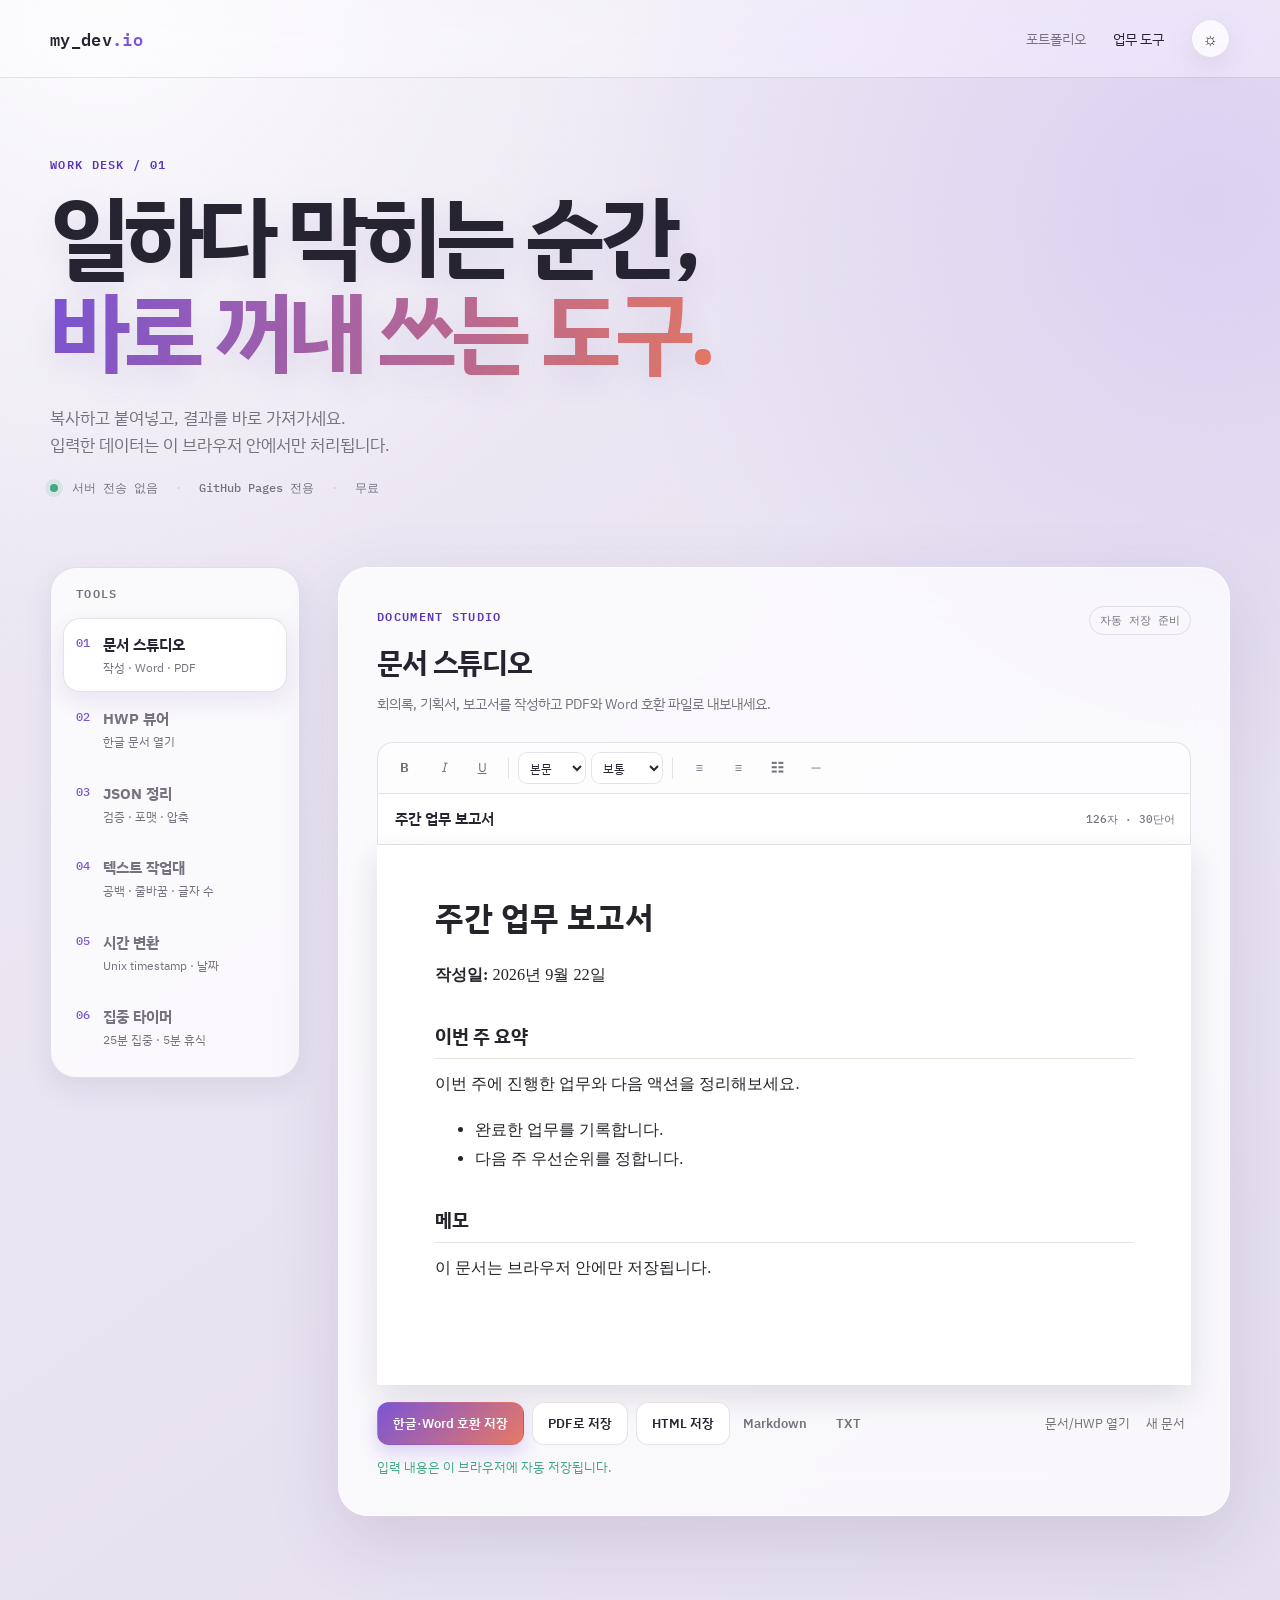
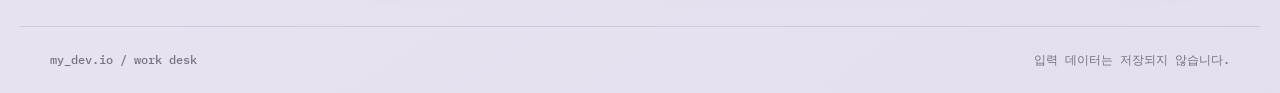
<file: tools.html>
<!DOCTYPE html>
<html lang="ko">
<head>
<meta charset="UTF-8">
<meta name="viewport" content="width=device-width, initial-scale=1.0">
<title>문서 스튜디오 | my_dev.io</title>
<meta name="description" content="직장인을 위한 빠르고 개인정보를 저장하지 않는 브라우저 업무 도구 모음">
<link rel="preconnect" href="https://fonts.googleapis.com">
<link rel="preconnect" href="https://fonts.gstatic.com" crossorigin>
<link href="https://fonts.googleapis.com/css2?family=IBM+Plex+Sans+KR:wght@400;500;600;700&family=IBM+Plex+Mono:wght@400;500;600&display=swap" rel="stylesheet">
<link rel="stylesheet" href="assets/tools.css">
<script type="importmap">{"imports":{"fs":"data:text/javascript,export default {}"}}</script>
</head>
<body>
<header class="tools-header">
  <div class="header-inner">
    <a class="brand" href="index.html">my_dev<span>.io</span></a>
    <nav aria-label="주요 메뉴">
      <a href="index.html">포트폴리오</a>
      <a class="nav-current" href="tools.html" aria-current="page">업무 도구</a>
      <button class="theme-button" id="theme-toggle" type="button" aria-label="테마 전환">☼</button>
    </nav>
  </div>
</header>

<main class="tools-main">
  <section class="tools-hero">
    <p class="kicker">WORK DESK / 01</p>
    <h1>일하다 막히는 순간,<br><em>바로 꺼내 쓰는 도구.</em></h1>
    <p class="hero-copy">복사하고 붙여넣고, 결과를 바로 가져가세요.<br>입력한 데이터는 이 브라우저 안에서만 처리됩니다.</p>
    <div class="trust-row"><span class="status-dot"></span> 서버 전송 없음 <span class="divider">·</span> GitHub Pages 전용 <span class="divider">·</span> 무료</div>
  </section>

  <section class="tool-layout" aria-label="업무 도구">
    <aside class="tool-nav" aria-label="도구 선택">
      <p class="nav-label">TOOLS</p>
      <button class="tool-tab is-active" data-tool="document" type="button"><span class="tool-index">01</span><span><strong>문서 스튜디오</strong><small>작성 · Word · PDF</small></span></button>
      <button class="tool-tab" data-tool="hwp" type="button"><span class="tool-index">02</span><span><strong>HWP 뷰어</strong><small>한글 문서 열기</small></span></button>
      <button class="tool-tab" data-tool="json" type="button"><span class="tool-index">03</span><span><strong>JSON 정리</strong><small>검증 · 포맷 · 압축</small></span></button>
      <button class="tool-tab" data-tool="text" type="button"><span class="tool-index">04</span><span><strong>텍스트 작업대</strong><small>공백 · 줄바꿈 · 글자 수</small></span></button>
      <button class="tool-tab" data-tool="timestamp" type="button"><span class="tool-index">05</span><span><strong>시간 변환</strong><small>Unix timestamp · 날짜</small></span></button>
      <button class="tool-tab" data-tool="focus" type="button"><span class="tool-index">06</span><span><strong>집중 타이머</strong><small>25분 집중 · 5분 휴식</small></span></button>
    </aside>

    <div class="tool-panels">
      <section class="tool-panel is-active" id="tool-document" data-panel="document">
        <div class="panel-heading"><div><p class="panel-kicker">DOCUMENT STUDIO</p><h2>문서 스튜디오</h2><p>회의록, 기획서, 보고서를 작성하고 PDF와 Word 호환 파일로 내보내세요.</p></div><span class="shortcut" id="save-state">자동 저장 준비</span></div>
        <div class="document-toolbar" role="toolbar" aria-label="문서 서식 도구">
          <button class="format-button" data-command="bold" type="button" title="굵게"><strong>B</strong></button><button class="format-button" data-command="italic" type="button" title="기울임"><em>I</em></button><button class="format-button" data-command="underline" type="button" title="밑줄"><u>U</u></button>
          <span class="toolbar-separator"></span><select id="block-format" aria-label="문단 스타일"><option value="p">본문</option><option value="h1">제목 1</option><option value="h2">제목 2</option><option value="h3">제목 3</option><option value="blockquote">인용</option></select><select id="font-size" aria-label="글자 크기"><option value="3">보통</option><option value="4">큼</option><option value="5">더 크게</option></select>
          <span class="toolbar-separator"></span><button class="format-button" data-command="justifyLeft" type="button" title="왼쪽 정렬">≡</button><button class="format-button" data-command="justifyCenter" type="button" title="가운데 정렬">≡</button><button class="format-button" data-command="insertUnorderedList" type="button" title="목록">☷</button><button class="format-button" data-command="insertHorizontalRule" type="button" title="구분선">―</button>
        </div>
        <div class="document-meta"><input id="document-title" value="주간 업무 보고서" aria-label="문서 제목"><span id="document-stats">0자 · 0단어</span></div>
        <article class="document-paper" id="document-editor" contenteditable="true" spellcheck="true"><h1>주간 업무 보고서</h1><p><strong>작성일:</strong> 2026년 9월 22일</p><h2>이번 주 요약</h2><p>이번 주에 진행한 업무와 다음 액션을 정리해보세요.</p><ul><li>완료한 업무를 기록합니다.</li><li>다음 주 우선순위를 정합니다.</li></ul><h2>메모</h2><p>이 문서는 브라우저 안에만 저장됩니다.</p></article>
        <div class="document-actions"><div class="action-row"><button class="primary-button" id="download-doc" type="button">한글·Word 호환 저장</button><button class="secondary-button" id="print-pdf" type="button">PDF로 저장</button><button class="secondary-button" id="download-html" type="button">HTML 저장</button><button class="text-button" id="download-md" type="button">Markdown</button><button class="text-button" id="download-txt" type="button">TXT</button></div><div class="document-tools"><button class="mini-button" id="load-document" type="button">문서/HWP 열기</button><button class="mini-button" id="clear-document" type="button">새 문서</button><input id="file-input" type="file" accept=".hwp,.html,.htm,.txt,.md,.markdown" hidden></div></div>
        <p class="tool-message" id="document-message" role="status">입력 내용은 이 브라우저에 자동 저장됩니다.</p>
      </section>

      <section class="tool-panel" id="tool-hwp" data-panel="hwp">
        <div class="panel-heading"><div><p class="panel-kicker">HWP VIEWER</p><h2>HWP 뷰어</h2><p>한글 문서를 서버에 업로드하지 않고 이 브라우저에서 읽기 전용으로 확인합니다.</p></div><span class="shortcut">HWP 5.0 / 5.1</span></div>
        <div class="hwp-dropzone"><div class="hwp-drop-icon">한</div><strong>HWP 파일을 선택하세요</strong><p>파일은 외부로 전송되지 않습니다. 현재 HWP 5.0/5.1 문서를 지원합니다.</p><button class="primary-button" id="hwp-load" type="button">HWP 파일 선택</button></div>
        <div class="hwp-viewer-shell" id="hwp-viewer-shell" hidden><div class="hwp-viewer-heading"><strong id="hwp-file-name">HWP 미리보기</strong><button class="mini-button" id="close-hwp" type="button">파일 닫기</button></div><div id="hwp-viewer" class="hwp-viewer"></div></div>
        <p class="tool-message" id="hwp-message" role="status">HWP 파일을 선택하면 미리보기가 이곳에 표시됩니다.</p>
      </section>

      <section class="tool-panel" id="tool-json" data-panel="json">
        <div class="panel-heading"><div><p class="panel-kicker">JSON WORKBENCH</p><h2>JSON 정리</h2><p>API 응답이나 설정 파일을 읽기 좋게 정리하고, 문법 오류를 빠르게 찾습니다.</p></div><span class="shortcut">Ctrl + Enter</span></div>
        <textarea id="json-input" class="code-input" spellcheck="false" placeholder='{"name":"my_dev.io","ready":true}'>{"name":"my_dev.io","tools":["json","text","time"],"ready":true}</textarea>
        <div class="action-row"><button class="primary-button" id="json-format" type="button">읽기 좋게 정리</button><button class="secondary-button" id="json-minify" type="button">한 줄로 압축</button><button class="text-button" id="json-copy" type="button">결과 복사</button></div>
        <p class="tool-message" id="json-message" role="status"></p>
        <pre class="code-output" id="json-output" aria-live="polite"></pre>
      </section>

      <section class="tool-panel" id="tool-text" data-panel="text">
        <div class="panel-heading"><div><p class="panel-kicker">TEXT WORKBENCH</p><h2>텍스트 작업대</h2><p>회의록, 메일, 로그에서 불필요한 공백과 빈 줄을 정리합니다.</p></div><span class="shortcut">로컬 처리</span></div>
          <textarea id="text-input" class="text-input" placeholder="텍스트를 붙여넣으세요.">안녕하세요.    회의 일정 공유드립니다.

        - 일정 확인 부탁드립니다.  </textarea>
        <div class="text-stats"><span><strong id="char-count">0</strong> 글자</span><span><strong id="word-count">0</strong> 단어</span><span><strong id="line-count">0</strong> 줄</span></div>
        <div class="action-row"><button class="primary-button" id="text-clean" type="button">공백 정리</button><button class="secondary-button" id="text-lines" type="button">빈 줄 제거</button><button class="text-button" id="text-copy" type="button">결과 복사</button></div>
        <p class="tool-message" id="text-message" role="status"></p>
      </section>

      <section class="tool-panel" id="tool-timestamp" data-panel="timestamp">
        <div class="panel-heading"><div><p class="panel-kicker">TIME CONVERTER</p><h2>시간 변환</h2><p>로그의 Unix timestamp를 날짜로, 회의 시간을 Unix timestamp로 바꿉니다.</p></div><span class="shortcut">KST 기준</span></div>
        <div class="converter-grid"><div class="field-group"><label for="timestamp-input">Unix timestamp</label><input id="timestamp-input" inputmode="numeric" placeholder="예: 1780051200"><button class="secondary-button full-button" id="timestamp-to-date" type="button">날짜로 변환</button></div><div class="field-group"><label for="date-input">날짜와 시간</label><input id="date-input" type="datetime-local"><button class="primary-button full-button" id="date-to-timestamp" type="button">timestamp로 변환</button></div></div>
        <div class="conversion-result" id="timestamp-result" role="status">변환 결과가 여기에 표시됩니다.</div>
      </section>

      <section class="tool-panel" id="tool-focus" data-panel="focus">
        <div class="panel-heading"><div><p class="panel-kicker">FOCUS MODE</p><h2>집중 타이머</h2><p>지금 할 일 하나만 정하고, 짧게 몰입하세요.</p></div><span class="shortcut">Pomodoro</span></div>
        <div class="timer-wrap"><p class="timer-label" id="timer-label">집중할 시간</p><div class="timer-display" id="timer-display">25:00</div><div class="timer-progress"><span id="timer-progress"></span></div><div class="timer-actions"><button class="primary-button" id="timer-start" type="button">시작</button><button class="secondary-button" id="timer-reset" type="button">초기화</button></div><div class="timer-presets"><button class="preset is-active" data-minutes="25" type="button">25분 집중</button><button class="preset" data-minutes="5" type="button">5분 휴식</button><button class="preset" data-minutes="15" type="button">15분 휴식</button></div></div>
      </section>
    </div>
  </section>
</main>
<footer class="tools-footer"><span>my_dev.io / work desk</span><span>입력 데이터는 저장되지 않습니다.</span></footer>
<script src="assets/tools.js"></script>
</body>
</html>
</file>
<file: assets/tools.css>
:root{--bg:#eeeaf4;--bg-deep:#e4deee;--surface:rgba(255,255,255,.75);--surface-solid:#fff;--ink:#272431;--muted:#777180;--line:rgba(72,60,92,.14);--accent:#7b55d6;--accent-strong:#5d36b6;--coral:#e87963;--green:#42a884;--shadow:0 24px 70px rgba(81,63,116,.15);--shadow-soft:0 10px 28px rgba(81,63,116,.1);--radius:24px}
:root[data-theme=dark]{--bg:#171422;--bg-deep:#221b31;--surface:rgba(36,29,49,.82);--surface-solid:#29213b;--ink:#f9f5ff;--muted:#b2a8bd;--line:rgba(235,222,255,.14);--accent:#aa8af1;--accent-strong:#c2a9ff;--coral:#f48d7a;--green:#70d6ad;--shadow:0 24px 70px rgba(0,0,0,.3);--shadow-soft:0 10px 28px rgba(0,0,0,.22)}
*{box-sizing:border-box}html{scroll-behavior:smooth}body{margin:0;color:var(--ink);font-family:'IBM Plex Sans KR',sans-serif;line-height:1.6;background:radial-gradient(circle at 8% 0%,rgba(255,255,255,.8),transparent 30%),radial-gradient(circle at 94% 12%,rgba(176,144,240,.24),transparent 31%),linear-gradient(145deg,var(--bg),var(--bg-deep));min-height:100vh}body:before{content:"";position:fixed;inset:0;pointer-events:none;opacity:.22;background-image:radial-gradient(rgba(70,52,102,.16) .6px,transparent .6px);background-size:15px 15px}button,input,textarea,select{font:inherit}button{cursor:pointer}a{color:inherit;text-decoration:none}.tools-header{height:78px;border-bottom:1px solid var(--line);background:rgba(255,255,255,.34);backdrop-filter:blur(24px) saturate(130%);position:sticky;top:0;z-index:5}.header-inner{height:100%;max-width:1240px;margin:auto;padding:0 30px;display:flex;align-items:center;justify-content:space-between}.brand{font:600 1.05rem 'IBM Plex Mono',monospace;letter-spacing:.02em}.brand span{color:var(--accent)}nav{display:flex;align-items:center;gap:27px;color:var(--muted);font-size:.9rem}nav a:hover,nav .nav-current{color:var(--ink)}.theme-button{width:39px;height:39px;border:1px solid var(--line);border-radius:50%;background:var(--surface);box-shadow:var(--shadow-soft);color:var(--ink);font-size:1.08rem}.tools-main{max-width:1240px;margin:auto;padding:76px 30px 110px}.tools-hero{max-width:820px;padding-bottom:70px}.kicker,.panel-kicker,.nav-label{margin:0 0 13px;color:var(--accent-strong);font:600 .74rem 'IBM Plex Mono',monospace;letter-spacing:.11em}.tools-hero h1{margin:0;font-size:clamp(2.8rem,7vw,6.3rem);line-height:1.07;letter-spacing:-.065em;font-weight:700;text-shadow:0 12px 30px rgba(98,68,158,.12)}.tools-hero h1 em{font-style:normal;background:linear-gradient(110deg,var(--accent),var(--coral));-webkit-background-clip:text;background-clip:text;color:transparent}.hero-copy{margin:25px 0 21px;color:var(--muted);font-size:1.08rem}.trust-row{color:var(--muted);font:500 .76rem 'IBM Plex Mono',monospace}.status-dot{display:inline-block;width:8px;height:8px;background:var(--green);border-radius:50%;margin-right:7px;box-shadow:0 0 0 5px rgba(66,168,132,.12)}.divider{padding:0 10px;color:var(--line)}.tool-layout{display:grid;grid-template-columns:250px minmax(0,1fr);gap:38px;align-items:start}.tool-nav{position:sticky;top:105px;padding:13px}.tool-nav:before{content:"";position:absolute;inset:0;background:var(--surface);border:1px solid var(--line);border-radius:26px;box-shadow:var(--shadow-soft);z-index:-1}.nav-label{color:var(--muted);padding:3px 13px;margin-bottom:12px}.tool-tab{width:100%;border:1px solid transparent;border-radius:17px;padding:14px 12px;background:transparent;color:var(--muted);display:flex;gap:13px;text-align:left;transition:transform .2s ease,background .2s ease,box-shadow .2s ease,color .2s ease}.tool-tab:hover{color:var(--ink);transform:translateX(3px)}.tool-tab.is-active{background:var(--surface-solid);color:var(--ink);box-shadow:0 9px 24px rgba(91,57,153,.11);border-color:var(--line)}.tool-index{font:500 .72rem 'IBM Plex Mono',monospace;color:var(--accent);padding-top:2px}.tool-tab strong,.tool-tab small{display:block}.tool-tab strong{font-size:.93rem}.tool-tab small{font-size:.73rem;color:var(--muted);margin-top:2px}.tool-panels{min-width:0}.tool-panel{display:none;background:var(--surface);border:1px solid rgba(255,255,255,.7);border-radius:30px;box-shadow:var(--shadow);padding:38px;backdrop-filter:blur(20px);animation:show .35s ease}.tool-panel.is-active{display:block}@keyframes show{from{opacity:0;transform:translateY(9px) scale(.99)}to{opacity:1;transform:none}}.panel-heading{display:flex;justify-content:space-between;gap:22px;margin-bottom:27px}.panel-heading h2{margin:0 0 7px;font-size:1.8rem;letter-spacing:-.04em}.panel-heading p:not(.panel-kicker){margin:0;color:var(--muted);font-size:.9rem}.shortcut{align-self:flex-start;white-space:nowrap;color:var(--muted);font:500 .69rem 'IBM Plex Mono',monospace;border:1px solid var(--line);border-radius:99px;padding:6px 10px}.document-toolbar{display:flex;align-items:center;gap:5px;flex-wrap:wrap;padding:9px;border:1px solid var(--line);border-radius:16px 16px 0 0;background:color-mix(in srgb,var(--surface-solid) 60%,transparent)}.format-button,.mini-button{min-width:34px;height:32px;border:0;border-radius:9px;background:transparent;color:var(--muted);font-size:.84rem}.format-button:hover,.format-button.is-active,.mini-button:hover{background:color-mix(in srgb,var(--accent) 13%,transparent);color:var(--accent-strong)}.toolbar-separator{height:21px;width:1px;background:var(--line);margin:0 4px}.document-toolbar select{height:32px;border:1px solid var(--line);border-radius:9px;background:var(--surface-solid);color:var(--ink);font-size:.75rem;padding:0 7px;outline:none}.document-meta{display:flex;align-items:center;justify-content:space-between;gap:15px;padding:12px 15px;background:var(--surface-solid);border:1px solid var(--line);border-top:0}.document-meta input{min-width:0;width:60%;border:0;outline:0;background:transparent;color:var(--ink);font-size:.95rem;font-weight:600}.document-meta span{color:var(--muted);font:500 .7rem 'IBM Plex Mono',monospace;white-space:nowrap}.document-paper{min-height:540px;padding:52px 58px;background:#fff;color:#25242a;box-shadow:0 12px 30px rgba(46,36,66,.13);outline:0;font-family:Georgia,'Noto Serif KR',serif;font-size:1.02rem;line-height:1.8}.document-paper h1{font-family:'IBM Plex Sans KR',sans-serif;font-size:2rem;line-height:1.25;margin:0 0 23px}.document-paper h2{font-family:'IBM Plex Sans KR',sans-serif;font-size:1.2rem;margin:29px 0 6px;border-bottom:1px solid #e7e3dc;padding-bottom:5px}.document-paper h3{font-family:'IBM Plex Sans KR',sans-serif}.document-paper p{margin:10px 0}.document-paper blockquote{margin:17px 0;padding:10px 17px;border-left:4px solid var(--accent);background:#f7f3fb;color:#5c526b}.document-paper:focus{box-shadow:0 0 0 3px color-mix(in srgb,var(--accent) 20%,transparent),0 12px 30px rgba(46,36,66,.13)}.document-actions{display:flex;justify-content:space-between;gap:15px;align-items:center;flex-wrap:wrap;margin-top:17px}.document-tools{display:flex;gap:4px}.action-row{display:flex;align-items:center;gap:8px;flex-wrap:wrap}.primary-button,.secondary-button,.text-button{border:1px solid transparent;border-radius:12px;padding:10px 15px;font-weight:600;font-size:.8rem;transition:transform .2s ease,box-shadow .2s ease,background .2s ease}.primary-button{background:linear-gradient(135deg,var(--accent),var(--coral));color:#fff;box-shadow:0 8px 18px rgba(123,85,214,.24)}.primary-button:hover{transform:translateY(-2px);box-shadow:0 12px 24px rgba(123,85,214,.3)}.secondary-button{background:var(--surface-solid);border-color:var(--line);color:var(--ink)}.secondary-button:hover{border-color:var(--accent);color:var(--accent-strong);transform:translateY(-1px)}.text-button{background:transparent;color:var(--muted);padding-left:4px}.text-button:hover{color:var(--accent-strong)}.tool-message{min-height:1.5em;margin:12px 0 0;color:var(--green);font-size:.8rem}.tool-message.error{color:var(--coral)}.code-input,.text-input{width:100%;resize:vertical;min-height:230px;border:1px solid var(--line);border-radius:17px;background:var(--bg);color:var(--ink);padding:17px;font:400 .88rem/1.7 'IBM Plex Mono',monospace;outline:none}.text-input{font-family:'IBM Plex Sans KR',sans-serif;font-size:.95rem}.code-input:focus,.text-input:focus,input:focus,select:focus{border-color:var(--accent);box-shadow:0 0 0 4px color-mix(in srgb,var(--accent) 13%,transparent)}.code-output{margin:20px 0 0;min-height:100px;max-height:270px;overflow:auto;border-radius:17px;background:#272333;color:#f0eafa;padding:18px;font:400 .84rem/1.7 'IBM Plex Mono',monospace;white-space:pre-wrap;word-break:break-word}.text-stats{display:flex;gap:22px;margin-top:10px;color:var(--muted);font-size:.78rem}.text-stats strong{color:var(--ink);font:600 .95rem 'IBM Plex Mono',monospace}.converter-grid{display:grid;grid-template-columns:1fr 1fr;gap:18px}.field-group label{display:block;color:var(--muted);font-size:.8rem;margin-bottom:7px}.field-group input{width:100%;border:1px solid var(--line);border-radius:13px;background:var(--surface-solid);color:var(--ink);padding:11px 12px;outline:none}.full-button{display:block;width:100%;margin-top:12px}.conversion-result{margin-top:24px;padding:20px;border-radius:16px;background:var(--surface-solid);border:1px solid var(--line);box-shadow:var(--shadow-soft);font:500 .9rem 'IBM Plex Mono',monospace;word-break:break-word}.timer-wrap{text-align:center;max-width:460px;margin:35px auto 10px}.timer-label{margin:0;color:var(--muted);font-size:.85rem}.timer-display{margin:4px 0 16px;font:600 clamp(4rem,12vw,7rem)/1 'IBM Plex Mono',monospace;letter-spacing:-.08em}.timer-progress{height:7px;background:var(--bg-deep);border-radius:99px;margin-bottom:20px;overflow:hidden}.timer-progress span{display:block;height:100%;width:0;border-radius:99px;background:linear-gradient(90deg,var(--accent),var(--coral));transition:width .3s linear}.timer-actions{display:flex;justify-content:center;gap:9px}.timer-presets{display:flex;justify-content:center;gap:7px;flex-wrap:wrap;margin-top:27px}.preset{background:transparent;border:1px solid var(--line);border-radius:99px;color:var(--muted);padding:7px 12px;font-size:.75rem}.preset.is-active,.preset:hover{border-color:var(--accent);color:var(--accent-strong);background:color-mix(in srgb,var(--accent) 9%,transparent)}.tools-footer{max-width:1240px;margin:auto;padding:25px 30px;border-top:1px solid var(--line);display:flex;justify-content:space-between;gap:20px;color:var(--muted);font:500 .72rem 'IBM Plex Mono',monospace}
.hwp-dropzone{display:flex;flex-direction:column;align-items:center;text-align:center;padding:58px 25px;border:1px dashed color-mix(in srgb,var(--accent) 45%,var(--line));border-radius:22px;background:radial-gradient(circle at 50% 0%,color-mix(in srgb,var(--accent) 12%,transparent),transparent 58%),var(--surface-solid)}.hwp-drop-icon{display:grid;place-items:center;width:64px;height:64px;margin-bottom:15px;border-radius:20px;background:linear-gradient(135deg,var(--accent),var(--coral));color:#fff;font-size:1.7rem;font-weight:700;box-shadow:0 12px 24px color-mix(in srgb,var(--accent) 25%,transparent)}.hwp-dropzone strong{font-size:1.05rem}.hwp-dropzone p{margin:6px 0 20px;color:var(--muted);font-size:.82rem}.hwp-viewer-shell{margin-top:18px;border:1px solid var(--line);border-radius:18px;overflow:hidden;background:#e8eaed}.hwp-viewer-heading{display:flex;align-items:center;justify-content:space-between;gap:15px;padding:10px 14px;background:var(--surface-solid);border-bottom:1px solid var(--line);font-size:.82rem}.hwp-viewer{height:680px;overflow:auto}.hwp-viewer>div{min-height:100%;padding:22px}.hwp-viewer-shell[hidden]{display:none}
@media print{body{background:#fff}.tools-header,.tools-hero,.tool-nav,.tools-footer,.document-toolbar,.document-meta,.document-actions,.tool-message,.hwp-viewer-shell{display:none!important}.tools-main{padding:0;max-width:none}.tool-layout{display:block}.tool-panel{display:none!important}.tool-panel[data-panel=document]{display:block!important;border:0;box-shadow:none;padding:0}.document-paper{box-shadow:none;padding:0;min-height:auto}}
@media(max-width:850px){.tools-main{padding-top:48px}.tool-layout{grid-template-columns:1fr;gap:27px}.tool-nav{position:static;display:grid;grid-template-columns:1fr 1fr;gap:7px}.nav-label{grid-column:1/-1;margin-bottom:0}.tool-tab{background:var(--surface);border:1px solid var(--line);padding:12px 10px}.tool-tab.is-active{border-color:var(--accent)}.tool-panel{padding:25px}.panel-heading{display:block}.shortcut{display:inline-block;margin-top:15px}.converter-grid{grid-template-columns:1fr}}
@media(max-width:540px){.header-inner,.tools-main,.tools-footer{padding-left:18px;padding-right:18px}.tools-header{height:68px}nav{gap:12px;font-size:.78rem}.tools-hero h1{font-size:2.8rem}.tool-nav{grid-template-columns:1fr}.tool-tab{min-height:62px}.tools-footer{display:block}.tools-footer span{display:block;margin-bottom:5px}.action-row .text-button{width:100%;text-align:left}.tool-panel{padding:19px;border-radius:23px}.document-paper{padding:30px 23px;min-height:470px}.document-meta{display:block}.document-meta input{width:100%;margin-bottom:7px}.document-actions{display:block}.document-tools{margin-top:7px}.document-toolbar{gap:2px}}
</file>
